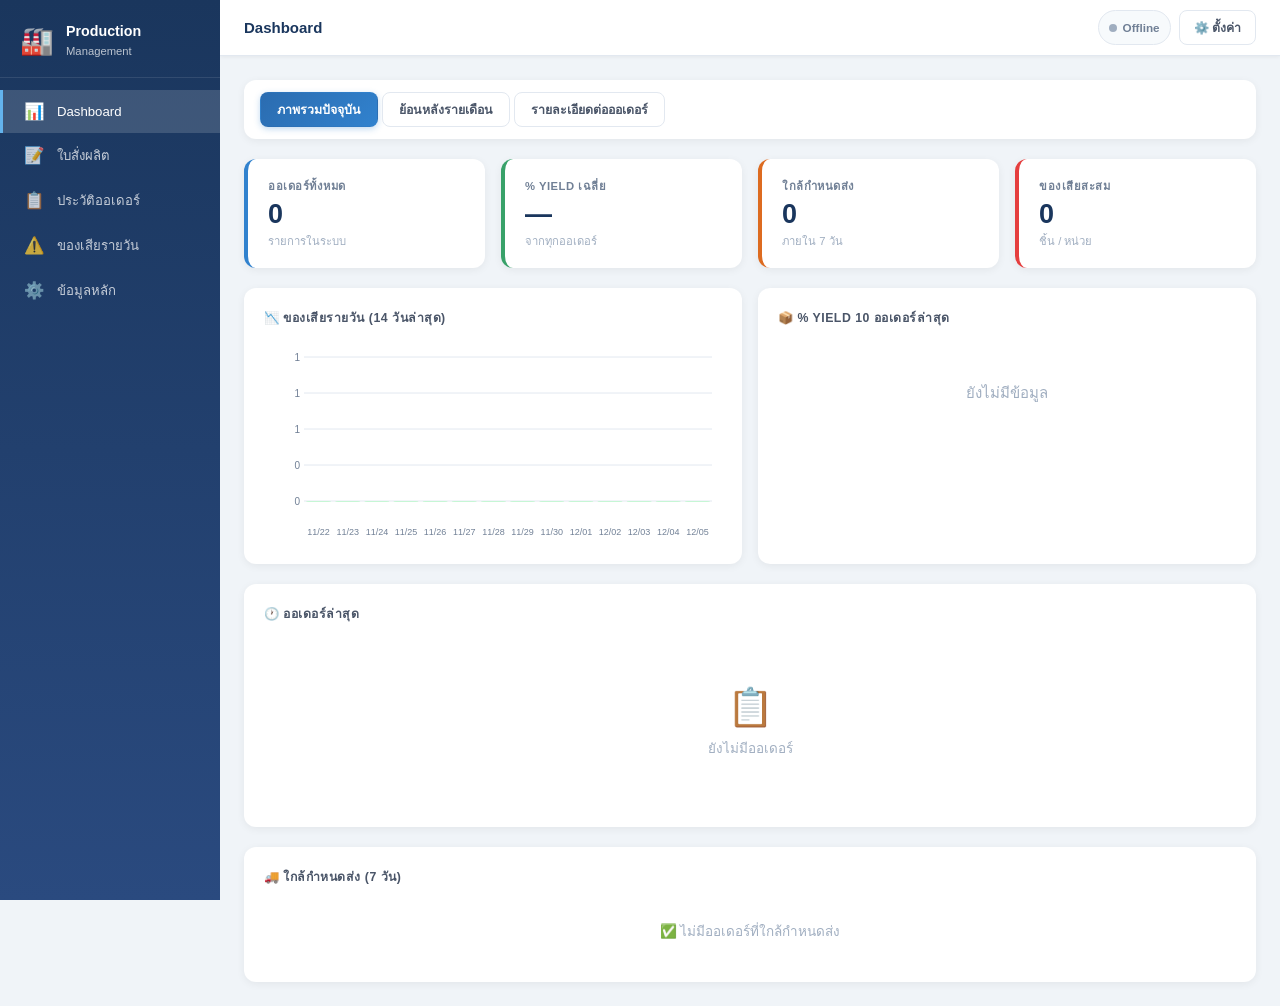
<file: index.html>
<!DOCTYPE html>
<html lang="th">
<head>
<meta charset="UTF-8"/>
<meta name="viewport" content="width=device-width,initial-scale=1.0"/>
<meta name="theme-color" content="#1a365d"/>
<meta name="apple-mobile-web-app-capable" content="yes"/>
<meta name="apple-mobile-web-app-status-bar-style" content="black-translucent"/>
<meta name="apple-mobile-web-app-title" content="Production"/>
<meta name="mobile-web-app-capable" content="yes"/>
<link rel="manifest" href="manifest.json"/>
<link rel="apple-touch-icon" href="icons/icon-192.png"/>
<title>ระบบใบสั่งผลิตสินค้า</title>
<link rel="stylesheet" href="style.css"/>
</head>
<body>

<!-- ===== SIDEBAR NAV ===== -->
<nav class="sidebar" id="sidebar">
  <div class="sidebar-logo">
    <span class="logo-icon">🏭</span>
    <span class="logo-text">Production<br><small>Management</small></span>
  </div>
  <ul class="nav-list">
    <li class="nav-item active" data-page="dashboard" onclick="navigate('dashboard',this)">
      <span class="nav-icon">📊</span><span>Dashboard</span>
    </li>
    <li class="nav-item" data-page="form" onclick="navigate('form',this)">
      <span class="nav-icon">📝</span><span>ใบสั่งผลิต</span>
    </li>
    <li class="nav-item" data-page="history" onclick="navigate('history',this)">
      <span class="nav-icon">📋</span><span>ประวัติออเดอร์</span>
    </li>
    <li class="nav-item" data-page="defects" onclick="navigate('defects',this)">
      <span class="nav-icon">⚠️</span><span>ของเสียรายวัน</span>
    </li>
    <li class="nav-item" data-page="masters" onclick="navigate('masters',this)">
      <span class="nav-icon">⚙️</span><span>ข้อมูลหลัก</span>
    </li>
  </ul>
</nav>

<!-- ===== MAIN ===== -->
<div class="main-wrap">

  <!-- top bar -->
  <header class="topbar">
    <button class="menu-btn" onclick="toggleSidebar()">☰</button>
    <div class="topbar-title" id="topbarTitle">Dashboard</div>
    <div class="topbar-actions" id="topbarActions">
      <div id="syncStatus" class="sync-status" title="สถานะการเชื่อมต่อ">
        <span id="syncDot" class="sync-dot offline"></span>
        <span id="syncLabel">Offline</span>
        <span id="syncBadge" class="sync-badge" style="display:none;"></span>
      </div>
      <button class="btn btn-outline btn-sm" onclick="openSettingsModal()" title="ตั้งค่าการเชื่อมต่อ">⚙️ ตั้งค่า</button>
    </div>
  </header>

  <!-- pages -->
  <main class="content">

    <!-- ══════════════════════════════════════════
         PAGE: DASHBOARD
    ══════════════════════════════════════════ -->
    <div id="page-dashboard" class="page active">

      <!-- ── Period selector ── -->
      <div class="dash-period-bar">
        <div class="period-tabs">
          <button class="period-tab active" id="tab-current" onclick="switchPeriod('current',this)">ภาพรวมปัจจุบัน</button>
          <button class="period-tab" id="tab-monthly" onclick="switchPeriod('monthly',this)">ย้อนหลังรายเดือน</button>
          <button class="period-tab" id="tab-order" onclick="switchPeriod('order',this)">รายละเอียดต่อออเดอร์</button>
        </div>
        <!-- month picker (hidden by default) -->
        <div id="monthPickerWrap" style="display:none;align-items:center;gap:8px;">
          <button class="period-nav-btn" onclick="shiftMonth(-1)">‹</button>
          <select id="monthPicker" onchange="renderDashboard()" class="period-select"></select>
          <select id="yearPicker"  onchange="renderDashboard()" class="period-select"></select>
          <button class="period-nav-btn" onclick="shiftMonth(1)">›</button>
        </div>
        <!-- order search (hidden by default) -->
        <div id="orderSearchWrap" style="display:none;align-items:center;gap:8px;">
          <input type="text" id="orderSearchInput" class="period-search"
                 placeholder="🔍 ค้นหาออเดอร์ / ลูกค้า / สินค้า..."
                 oninput="renderOrderDashboard()"/>
        </div>
      </div>

      <!-- ── Current view ── -->
      <div id="dash-current">
        <div class="kpi-row" id="kpiRow"></div>
        <div class="dash-grid">
          <div class="dash-card">
            <div class="dash-card-title">📉 ของเสียรายวัน (14 วันล่าสุด)</div>
            <div id="defectChart" class="chart-area"></div>
          </div>
          <div class="dash-card">
            <div class="dash-card-title">📦 % Yield 10 ออเดอร์ล่าสุด</div>
            <div id="yieldChart" class="chart-area"></div>
          </div>
        </div>
        <div class="dash-card" style="margin-top:20px;">
          <div class="dash-card-title">🕐 ออเดอร์ล่าสุด</div>
          <div id="recentOrders"></div>
        </div>
        <div class="dash-card" style="margin-top:20px;">
          <div class="dash-card-title">🚚 ใกล้กำหนดส่ง (7 วัน)</div>
          <div id="upcomingDeliveries"></div>
        </div>
      </div>

      <!-- ── Monthly view ── -->
      <div id="dash-monthly" style="display:none;">
        <div class="kpi-row" id="kpiRowMonthly"></div>
        <div class="dash-grid">
          <div class="dash-card">
            <div class="dash-card-title" id="defectChartMonthlyTitle">📉 ของเสียรายวัน</div>
            <div id="defectChartMonthly" class="chart-area"></div>
          </div>
          <div class="dash-card">
            <div class="dash-card-title">📦 % Yield ต่อออเดอร์ในเดือนนี้</div>
            <div id="yieldChartMonthly" class="chart-area"></div>
          </div>
        </div>
        <div class="dash-card" style="margin-top:20px;">
          <div class="dash-card-title">� ออเดอร์ในเดือนนี้</div>
          <div id="monthlyOrderTable"></div>
        </div>
        <div class="dash-card" style="margin-top:20px;">
          <div class="dash-card-title">⚠️ ของเสียรายวันในเดือนนี้</div>
          <div id="monthlyDefectTable"></div>
        </div>
      </div>

      <!-- ── Per-order view ── -->
      <div id="dash-order" style="display:none;">
        <div id="orderDashList"></div>
      </div>

    </div>

    <!-- ══════════════════════════════════════════
         PAGE: FORM
    ══════════════════════════════════════════ -->
    <div id="page-form" class="page">
      <div class="form-header">
        <div>
          <h2 id="formTitle">➕ สร้างใบสั่งผลิตใหม่</h2>
          <p class="form-subtitle" id="formSubtitle">กรอกข้อมูลให้ครบถ้วนแล้วกดบันทึก</p>
        </div>
        <input type="hidden" id="editId"/>
      </div>

      <form id="productionForm" novalidate>

        <!-- 1. เอกสาร -->
        <div class="section">
          <div class="section-title"><span>📄</span> ข้อมูลเอกสาร</div>
          <div class="grid grid-3">
            <div class="field">
              <label>เลขใบสั่งผลิต <span class="req">*</span></label>
              <div class="input-with-btn">
                <input type="text" id="productionOrderNo" placeholder="PO-2026-0001" required/>
                <button type="button" class="gen-btn" onclick="genNo('productionOrderNo','PO')" title="สร้างเลขอัตโนมัติ">⚡</button>
              </div>
            </div>
            <div class="field">
              <label>หมายเลขเอกสาร <span class="req">*</span></label>
              <div class="input-with-btn">
                <input type="text" id="documentNo" placeholder="DOC-2026-0001" required/>
                <button type="button" class="gen-btn" onclick="genNo('documentNo','DOC')" title="สร้างเลขอัตโนมัติ">⚡</button>
              </div>
            </div>
            <div class="field">
              <label>วันที่ผลิต <span class="req">*</span></label>
              <div class="date-input-wrap" id="wrap-productionDate">
                <input class="date-dd" type="number" placeholder="วว" min="1" max="31" maxlength="2" data-date-part="dd" data-target="productionDate"/>
                <span class="date-sep">/</span>
                <input class="date-mm" type="number" placeholder="ดด" min="1" max="12" maxlength="2" data-date-part="mm" data-target="productionDate"/>
                <span class="date-sep">/</span>
                <input class="date-yyyy" type="number" placeholder="ปปปป" min="2000" max="2100" maxlength="4" data-date-part="yyyy" data-target="productionDate"/>
              </div>
              <input type="hidden" id="productionDate" required/>
            </div>
            <div class="field">
              <label>เลข Lot <span class="req">*</span></label>
              <input type="text" id="lotNo" placeholder="LOT-001" required/>
            </div>
            <div class="field">
              <label>กำหนดส่ง <span class="req">*</span></label>
              <div class="date-input-wrap" id="wrap-deliveryDate">
                <input class="date-dd" type="number" placeholder="วว" min="1" max="31" maxlength="2" data-date-part="dd" data-target="deliveryDate"/>
                <span class="date-sep">/</span>
                <input class="date-mm" type="number" placeholder="ดด" min="1" max="12" maxlength="2" data-date-part="mm" data-target="deliveryDate"/>
                <span class="date-sep">/</span>
                <input class="date-yyyy" type="number" placeholder="ปปปป" min="2000" max="2100" maxlength="4" data-date-part="yyyy" data-target="deliveryDate"/>
              </div>
              <input type="hidden" id="deliveryDate" required/>
            </div>
          </div>
        </div>

        <!-- 2. การผลิต -->
        <div class="section">
          <div class="section-title"><span>⚙️</span> ข้อมูลการผลิต</div>
          <div class="grid grid-2">
            <div class="field">
              <label>เครื่องจักร <span class="req">*</span></label>
              <input type="text" id="machine" list="list-machines" placeholder="เลือกหรือพิมพ์" required/>
              <datalist id="list-machines"></datalist>
            </div>
            <div class="field">
              <label>ชื่อพนักงาน <span class="req">*</span></label>
              <input type="text" id="operatorName" list="list-operators" placeholder="เลือกหรือพิมพ์" required/>
              <datalist id="list-operators"></datalist>
            </div>
            <div class="field">
              <label>ชื่อลูกค้า <span class="req">*</span></label>
              <input type="text" id="customerName" list="list-customers" placeholder="เลือกหรือพิมพ์" required/>
              <datalist id="list-customers"></datalist>
            </div>
            <div class="field">
              <label>ชื่อสินค้า <span class="req">*</span></label>
              <input type="text" id="productName" list="list-products" placeholder="เลือกหรือพิมพ์" required
                     oninput="autoFillCode(this.value)"/>
              <datalist id="list-products"></datalist>
            </div>
            <div class="field">
              <label>Code สินค้า <span class="req">*</span></label>
              <input type="text" id="productCode" placeholder="SKU-00123" required/>
            </div>
            <div class="field">
              <label>จำนวนที่สั่ง <span class="req">*</span></label>
              <input type="number" id="orderQty" placeholder="0" min="0" required oninput="syncQty()"/>
              <span class="hint">ชิ้น / ม้วน / กก.</span>
            </div>
          </div>
          <div class="grid grid-2" style="margin-top:12px;">
            <div class="field">
              <label>ชนิดเม็ดพลาสติก</label>
              <input type="text" id="plasticType" list="list-plasticTypes" placeholder="เช่น LDPE, HDPE, PP, LLDPE"/>
              <datalist id="list-plasticTypes">
                <option value="LDPE"></option>
                <option value="HDPE"></option>
                <option value="LLDPE"></option>
                <option value="PP"></option>
                <option value="BOPP"></option>
                <option value="PVC"></option>
                <option value="PET"></option>
                <option value="PS"></option>
              </datalist>
            </div>
            <div class="field">
              <label>ขนาดถุง</label>
              <input type="text" id="bagSize" placeholder="เช่น 30x40 ซม., 12x18 นิ้ว"/>
            </div>
            <div class="field">
              <label>ความหนา (mm)</label>
              <div class="thickness-wrap">
                <input type="number" id="thicknessMm" placeholder="0.000" step="0.001" min="0"
                       oninput="convertThickness('mm')"/>
                <span class="thickness-arrow">⇄</span>
                <div class="thickness-micron-wrap">
                  <input type="number" id="thicknessMicron" placeholder="0" step="0.1" min="0"
                         oninput="convertThickness('micron')"/>
                  <span class="thickness-unit">µm</span>
                </div>
              </div>
              <span class="hint">1 mm = 1,000 ไมครอน (µm)</span>
            </div>
          </div>
          <div class="field" style="margin-top:12px;">
            <label>รายละเอียดสินค้า</label>
            <textarea id="productDetail" placeholder="ขนาด สี วัสดุ หรือข้อกำหนดพิเศษ..."></textarea>
          </div>
        </div>

        <!-- 3. พารามิเตอร์ -->
        <div class="section">
          <div class="section-title"><span>🌡️</span> พารามิเตอร์การควบคุมการเป่า</div>
          <div style="overflow-x:auto;">
            <table class="param-table">
              <thead>
                <tr>
                  <th>โซน / ตำแหน่ง</th>
                  <th>อุณหภูมิ</th>
                  <th>หน่วย</th>
                </tr>
              </thead>
              <tbody>
                <tr>
                  <td class="zone-label"><span class="zone-badge">1</span>กระบอกส่วนต้น</td>
                  <td><input type="number" id="temp_front_set" placeholder="0" step="0.1"/></td>
                  <td class="unit-cell">°C</td>
                </tr>
                <tr>
                  <td class="zone-label"><span class="zone-badge">2</span>กระบอกส่วนกลาง</td>
                  <td><input type="number" id="temp_mid_set" placeholder="0" step="0.1"/></td>
                  <td class="unit-cell">°C</td>
                </tr>
                <tr>
                  <td class="zone-label"><span class="zone-badge">3</span>กระบอกส่วนท้าย</td>
                  <td><input type="number" id="temp_rear_set" placeholder="0" step="0.1"/></td>
                  <td class="unit-cell">°C</td>
                </tr>
                <tr>
                  <td class="zone-label"><span class="zone-badge">4</span>หน้าแปลน</td>
                  <td><input type="number" id="temp_flange_set" placeholder="0" step="0.1"/></td>
                  <td class="unit-cell">°C</td>
                </tr>
                <tr>
                  <td class="zone-label"><span class="zone-badge">5</span>หัวดาย</td>
                  <td><input type="number" id="temp_die_set" placeholder="0" step="0.1"/></td>
                  <td class="unit-cell">°C</td>
                </tr>
                <tr>
                  <td class="zone-label" style="color:#c53030;">💥 ระเบิดผิว</td>
                  <td>
                    <select id="surfaceBurst_set">
                      <option value="">-- เลือก --</option>
                      <option value="ไม่มี">ไม่มี</option>
                      <option value="มี">มี</option>
                    </select>
                  </td>
                  <td class="unit-cell">—</td>
                </tr>
              </tbody>
            </table>
          </div>
        </div>

        <!-- 4. จำนวนผลิต -->
        <div class="section">
          <div class="section-title"><span>📦</span> จำนวนการผลิตต่อออเดอร์</div>
          <div class="production-box">
            <div class="grid grid-3">
              <div class="field">
                <label>จำนวนผลิตได้จริง <span class="req">*</span></label>
                <input type="number" id="actualQty" placeholder="0" min="0" required oninput="computeYield()"/>
                <span class="hint">หน่วย</span>
              </div>
              <div class="field">
                <label>จำนวนที่สั่ง (อ้างอิง)</label>
                <input type="number" id="orderQtyRef" readonly class="readonly-input"/>
              </div>
              <div class="field">
                <label>% Yield</label>
                <input type="text" id="yieldPct" readonly class="readonly-input"/>
              </div>
            </div>
          </div>
        </div>

        <!-- 5. ของเสีย -->
        <div class="section">
          <div class="section-title"><span>🗂️</span> ของเสียรวมต่อวัน</div>
          <div class="defect-box">
            <div class="grid grid-3">
              <div class="field">
                <label>วันที่บันทึก <span class="req">*</span></label>
                <div class="date-input-wrap" id="wrap-defectDate">
                  <input class="date-dd" type="number" placeholder="วว" min="1" max="31" data-date-part="dd" data-target="defectDate"/>
                  <span class="date-sep">/</span>
                  <input class="date-mm" type="number" placeholder="ดด" min="1" max="12" data-date-part="mm" data-target="defectDate"/>
                  <span class="date-sep">/</span>
                  <input class="date-yyyy" type="number" placeholder="ปปปป" min="2000" max="2100" data-date-part="yyyy" data-target="defectDate"/>
                </div>
                <input type="hidden" id="defectDate" required/>
              </div>
              <div class="field">
                <label>จำนวนของเสียรวม <span class="req">*</span></label>
                <input type="number" id="dailyDefectQty" placeholder="0" min="0" required/>
                <span class="hint">ชิ้น / หน่วย</span>
              </div>
              <div class="field">
                <label>ประเภทของเสียหลัก</label>
                <input type="text" id="defectType" placeholder="เช่น ระเบิดผิว, สีไม่สม่ำเสมอ"/>
              </div>
            </div>
            <div class="field" style="margin-top:12px;">
              <label>หมายเหตุของเสีย</label>
              <textarea id="defectRemark" placeholder="รายละเอียดเพิ่มเติม..."></textarea>
            </div>
            <div class="defect-note">⚠️ บันทึกของเสียเป็น <strong>รวมต่อวัน</strong> ไม่แยกต่อออเดอร์</div>
          </div>
        </div>

        <!-- buttons -->
        <div class="btn-row">
          <button type="button" class="btn btn-ghost" onclick="cancelEdit()">ยกเลิก</button>
          <button type="button" class="btn btn-outline" onclick="clearForm()">🗑️ ล้างข้อมูล</button>
          <button type="button" class="btn btn-secondary" onclick="window.print()">🖨️ พิมพ์</button>
          <button type="submit" class="btn btn-primary">💾 บันทึกใบสั่งผลิต</button>
        </div>
      </form>
    </div>

    <!-- ══════════════════════════════════════════
         PAGE: HISTORY
    ══════════════════════════════════════════ -->
    <div id="page-history" class="page">
      <div class="page-toolbar">
        <div class="search-wrap">
          <input type="text" id="searchInput" placeholder="🔍 ค้นหา ลูกค้า / สินค้า / เลขออเดอร์ / Lot..."
                 oninput="renderHistory()"/>
        </div>
        <div class="filter-wrap">
          <input type="date" id="filterFrom" onchange="renderHistory()" title="จากวันที่"/>
          <span style="color:#718096;">—</span>
          <input type="date" id="filterTo" onchange="renderHistory()" title="ถึงวันที่"/>
          <button class="btn btn-outline btn-sm" onclick="clearFilters()">ล้างตัวกรอง</button>
          <button class="btn btn-primary btn-sm" onclick="exportOrders()">⬇️ Export CSV</button>
        </div>
      </div>
      <div id="historyTable"></div>
    </div>

    <!-- ══════════════════════════════════════════
         PAGE: DEFECTS
    ══════════════════════════════════════════ -->
    <div id="page-defects" class="page">
      <div class="page-toolbar">
        <h3 style="margin:0;">บันทึกของเสียรายวัน</h3>
        <div style="display:flex;gap:8px;flex-wrap:wrap;">
          <button class="btn btn-primary btn-sm" onclick="openDefectModal()">➕ เพิ่มรายการ</button>
          <button class="btn btn-outline btn-sm" onclick="exportDefects()">⬇️ Export CSV</button>
        </div>
      </div>
      <div id="defectTable"></div>
    </div>

    <!-- ══════════════════════════════════════════
         PAGE: MASTERS
    ══════════════════════════════════════════ -->
    <div id="page-masters" class="page">
      <div class="masters-grid">
        <div class="master-card">
          <div class="master-title">👥 ลูกค้า</div>
          <div id="masterCustomers"></div>
          <div class="master-add">
            <input type="text" id="newCustomer" placeholder="ชื่อลูกค้าใหม่"/>
            <button class="btn btn-primary btn-sm" onclick="addMaster('customers','newCustomer')">เพิ่ม</button>
          </div>
        </div>
        <div class="master-card">
          <div class="master-title">📦 สินค้า</div>
          <div id="masterProducts"></div>
          <div class="master-add">
            <input type="text" id="newProductName" placeholder="ชื่อสินค้า"/>
            <input type="text" id="newProductCode" placeholder="Code"/>
            <button class="btn btn-primary btn-sm" onclick="addProduct()">เพิ่ม</button>
          </div>
        </div>
        <div class="master-card">
          <div class="master-title">🏗️ เครื่องจักร</div>
          <div id="masterMachines"></div>
          <div class="master-add">
            <input type="text" id="newMachine" placeholder="ชื่อเครื่องจักร"/>
            <button class="btn btn-primary btn-sm" onclick="addMaster('machines','newMachine')">เพิ่ม</button>
          </div>
        </div>
        <div class="master-card">
          <div class="master-title">👷 พนักงาน</div>
          <div id="masterOperators"></div>
          <div class="master-add">
            <input type="text" id="newOperator" placeholder="ชื่อ-นามสกุล"/>
            <button class="btn btn-primary btn-sm" onclick="addMaster('operators','newOperator')">เพิ่ม</button>
          </div>
        </div>
      </div>
    </div>

  </main>
</div>

<!-- ===== MODAL: Settings ===== -->
<div id="settingsModal" class="modal-overlay" onclick="closeSettingsModal(event)">
  <div class="modal-box">
    <div class="modal-header">
      <h3>⚙️ ตั้งค่าการเชื่อมต่อ Google Sheets</h3>
      <button class="modal-close" onclick="closeSettingsModal()">✕</button>
    </div>
    <div class="modal-body">
      <div class="settings-steps">
        <div class="step-item">
          <div class="step-num">1</div>
          <div>เปิด <strong>Google Sheets</strong> → สร้าง Spreadsheet ใหม่</div>
        </div>
        <div class="step-item">
          <div class="step-num">2</div>
          <div>ไปที่ <strong>Extensions → Apps Script</strong> → วางโค้ดจากไฟล์ <code>google-apps-script.js</code></div>
        </div>
        <div class="step-item">
          <div class="step-num">3</div>
          <div>กด <strong>Deploy → New deployment</strong> → เลือก Web App<br/>
            <small style="color:#718096;">Execute as: <b>Me</b> &nbsp;|&nbsp; Who has access: <b>Anyone</b></small>
          </div>
        </div>
        <div class="step-item">
          <div class="step-num">4</div>
          <div>คัดลอก <strong>Web App URL</strong> แล้ววางด้านล่าง</div>
        </div>
      </div>
      <div class="field" style="margin-top:16px;">
        <label>Google Apps Script Web App URL</label>
        <input type="url" id="gasUrlInput" placeholder="https://script.google.com/macros/s/.../exec"/>
      </div>
      <div id="syncTestResult" style="margin-top:10px;font-size:0.82rem;"></div>
    </div>
    <div class="modal-footer" style="justify-content:space-between;">
      <button class="btn btn-danger btn-sm" onclick="disconnectGAS()">🔌 ยกเลิกการเชื่อมต่อ</button>
      <div style="display:flex;gap:8px;">
        <button class="btn btn-outline" onclick="testConnection()">🔍 ทดสอบ</button>
        <button class="btn btn-primary" onclick="saveGasUrl()">💾 บันทึก</button>
      </div>
    </div>
  </div>
</div>

<!-- ===== MODAL: Order Detail ===== -->
<div id="orderDetailModal" class="modal-overlay" onclick="closeOrderDetail(event)">
  <div class="modal-box modal-lg">
    <div class="modal-header">
      <h3 id="orderDetailTitle">📋 รายละเอียดออเดอร์</h3>
      <button class="modal-close" onclick="closeOrderDetail()">✕</button>
    </div>
    <div class="modal-body" id="orderDetailBody" style="max-height:75vh;overflow-y:auto;"></div>
    <div class="modal-footer">
      <button class="btn btn-outline" onclick="closeOrderDetail()">ปิด</button>
      <button class="btn btn-secondary" id="orderDetailEditBtn" data-action="edit" data-id="">✏️ แก้ไข</button>
    </div>
  </div>
</div>

<!-- ===== MODAL: Defect ===== -->
<div id="defectModal" class="modal-overlay" onclick="closeDefectModal(event)">
  <div class="modal-box">
    <div class="modal-header">
      <h3 id="defectModalTitle">➕ เพิ่มของเสียรายวัน</h3>
      <button class="modal-close" onclick="closeDefectModal()">✕</button>
    </div>
    <div class="modal-body">
      <input type="hidden" id="defectEditId"/>
      <div class="grid grid-2">
        <div class="field">
          <label>วันที่ <span class="req">*</span></label>
          <div class="date-input-wrap" id="wrap-m_defectDate">
            <input class="date-dd" type="number" placeholder="วว" min="1" max="31" data-date-part="dd" data-target="m_defectDate"/>
            <span class="date-sep">/</span>
            <input class="date-mm" type="number" placeholder="ดด" min="1" max="12" data-date-part="mm" data-target="m_defectDate"/>
            <span class="date-sep">/</span>
            <input class="date-yyyy" type="number" placeholder="ปปปป" min="2000" max="2100" data-date-part="yyyy" data-target="m_defectDate"/>
          </div>
          <input type="hidden" id="m_defectDate" required/>
        </div>
        <div class="field">
          <label>จำนวนของเสีย <span class="req">*</span></label>
          <input type="number" id="m_defectQty" placeholder="0" min="0" required/>
        </div>
        <div class="field">
          <label>ประเภทของเสีย</label>
          <input type="text" id="m_defectType" placeholder="เช่น ระเบิดผิว"/>
        </div>
      </div>
      <div class="field" style="margin-top:12px;">
        <label>หมายเหตุ</label>
        <textarea id="m_defectRemark" placeholder="รายละเอียด..."></textarea>
      </div>
    </div>
    <div class="modal-footer">
      <button class="btn btn-ghost" onclick="closeDefectModal()">ยกเลิก</button>
      <button class="btn btn-primary" onclick="saveDefectModal()">💾 บันทึก</button>
    </div>
  </div>
</div>

<!-- ===== INSTALL BANNER ===== -->
<div id="installBanner" style="display:none;position:fixed;bottom:0;left:0;right:0;background:#1a365d;color:white;padding:12px 20px;align-items:center;justify-content:space-between;gap:12px;z-index:9998;flex-wrap:wrap;">
  <span style="font-size:0.88rem;">📲 ติดตั้งแอปบนหน้าจอของคุณ ใช้ได้แม้ไม่มีเน็ต</span>
  <div style="display:flex;gap:8px;">
    <button onclick="document.getElementById('installBanner').style.display='none'" style="background:transparent;border:1px solid rgba(255,255,255,0.4);color:white;padding:6px 14px;border-radius:6px;cursor:pointer;font-size:0.82rem;">ไม่ใช่ตอนนี้</button>
    <button onclick="installApp()" style="background:#3182ce;border:none;color:white;padding:6px 16px;border-radius:6px;cursor:pointer;font-size:0.82rem;font-weight:700;">ติดตั้ง</button>
  </div>
</div>

<!-- ===== TOAST ===== -->
<div id="toast"></div>

<!-- scripts -->
<script src="db.js"></script>
<script src="export.js"></script>
<script src="chart.js"></script>
<script src="app.js"></script>
<script src="keyboard.js"></script>
<script>
  // Register Service Worker
  if ('serviceWorker' in navigator) {
    navigator.serviceWorker.register('./sw.js').then(reg => {
      // เมื่อมี SW ใหม่พร้อมใช้งาน → activate ทันทีโดยไม่ต้องรอ
      reg.addEventListener('updatefound', () => {
        const newSW = reg.installing;
        newSW.addEventListener('statechange', () => {
          if (newSW.state === 'installed' && navigator.serviceWorker.controller) {
            newSW.postMessage({ type: 'SKIP_WAITING' });
          }
        });
      });
    });
    // เมื่อ SW ใหม่ activate แล้ว → reload หน้าอัตโนมัติ
    navigator.serviceWorker.addEventListener('controllerchange', () => {
      window.location.reload();
    });
  }
</script>
</body>
</html>
</file>
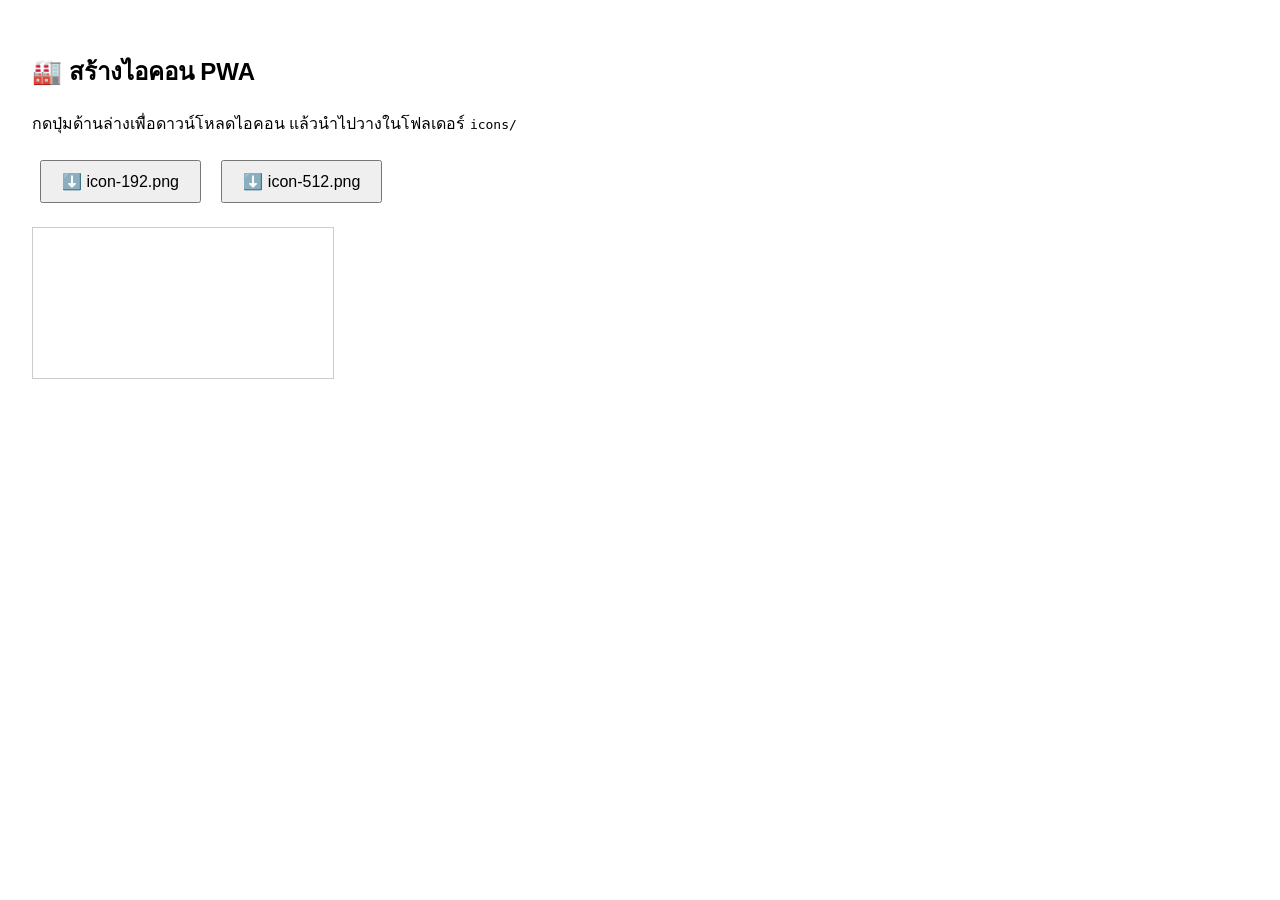
<file: generate-icons.html>
<!DOCTYPE html>
<!-- เปิดไฟล์นี้ในเบราว์เซอร์แล้วกดปุ่มเพื่อสร้างไอคอน PNG -->
<html><head><meta charset="UTF-8"/><title>Generate Icons</title></head>
<body style="font-family:sans-serif;padding:24px;">
<h2>🏭 สร้างไอคอน PWA</h2>
<p>กดปุ่มด้านล่างเพื่อดาวน์โหลดไอคอน แล้วนำไปวางในโฟลเดอร์ <code>icons/</code></p>
<button onclick="gen(192)" style="padding:10px 20px;margin:8px;font-size:1rem;cursor:pointer;">⬇️ icon-192.png</button>
<button onclick="gen(512)" style="padding:10px 20px;margin:8px;font-size:1rem;cursor:pointer;">⬇️ icon-512.png</button>
<br/><canvas id="c" style="margin-top:16px;border:1px solid #ccc;"></canvas>
<script>
function gen(size) {
  const canvas = document.getElementById('c');
  canvas.width = canvas.height = size;
  const ctx = canvas.getContext('2d');
  // background
  const r = size * 0.15;
  ctx.beginPath();
  ctx.moveTo(r, 0); ctx.lineTo(size - r, 0);
  ctx.quadraticCurveTo(size, 0, size, r);
  ctx.lineTo(size, size - r);
  ctx.quadraticCurveTo(size, size, size - r, size);
  ctx.lineTo(r, size);
  ctx.quadraticCurveTo(0, size, 0, size - r);
  ctx.lineTo(0, r);
  ctx.quadraticCurveTo(0, 0, r, 0);
  ctx.closePath();
  ctx.fillStyle = '#1a365d';
  ctx.fill();
  // emoji
  ctx.font = `${size * 0.55}px serif`;
  ctx.textAlign = 'center';
  ctx.textBaseline = 'middle';
  ctx.fillText('🏭', size / 2, size / 2 + size * 0.04);
  // download
  const a = document.createElement('a');
  a.download = `icon-${size}.png`;
  a.href = canvas.toDataURL('image/png');
  a.click();
}
</script>
</body></html>
</file>
<file: style.css>
/* ===== RESET & BASE ===== */
*, *::before, *::after { box-sizing: border-box; margin: 0; padding: 0; }
html { font-size: 15px; }
body {
  font-family: 'Segoe UI', Tahoma, sans-serif;
  background: #f0f4f8;
  color: #2d3748;
  display: flex;
  min-height: 100vh;
}

/* ===== SIDEBAR ===== */
.sidebar {
  width: 220px;
  min-height: 100vh;
  background: linear-gradient(180deg, #1a365d 0%, #2a4a7f 100%);
  display: flex;
  flex-direction: column;
  position: fixed;
  top: 0; left: 0; bottom: 0;
  z-index: 200;
  transition: transform 0.25s ease;
}
.sidebar-logo {
  display: flex;
  align-items: center;
  gap: 12px;
  padding: 22px 20px 18px;
  border-bottom: 1px solid rgba(255,255,255,0.1);
}
.logo-icon { font-size: 1.8rem; }
.logo-text { color: white; font-weight: 700; font-size: 0.95rem; line-height: 1.3; }
.logo-text small { font-weight: 400; opacity: 0.7; font-size: 0.75rem; }

.nav-list { list-style: none; padding: 12px 0; flex: 1; }
.nav-item {
  display: flex;
  align-items: center;
  gap: 12px;
  padding: 12px 20px;
  color: rgba(255,255,255,0.75);
  cursor: pointer;
  font-size: 0.88rem;
  font-weight: 500;
  transition: background 0.15s, color 0.15s;
  border-left: 3px solid transparent;
}
.nav-item:hover { background: rgba(255,255,255,0.08); color: white; }
.nav-item.active {
  background: rgba(255,255,255,0.15);
  color: white;
  border-left-color: #63b3ed;
}
.nav-icon { font-size: 1.1rem; width: 22px; text-align: center; }

/* ===== MAIN WRAP ===== */
.main-wrap {
  margin-left: 220px;
  flex: 1;
  display: flex;
  flex-direction: column;
  min-height: 100vh;
}

/* ===== TOPBAR ===== */
.topbar {
  background: white;
  border-bottom: 1px solid #e2e8f0;
  padding: 0 24px;
  height: 56px;
  display: flex;
  align-items: center;
  gap: 16px;
  position: sticky;
  top: 0;
  z-index: 100;
  box-shadow: 0 1px 4px rgba(0,0,0,0.06);
}
.menu-btn {
  display: none;
  background: none;
  border: none;
  font-size: 1.3rem;
  cursor: pointer;
  color: #4a5568;
  padding: 4px 8px;
}
.topbar-title {
  font-weight: 700;
  font-size: 1rem;
  color: #1a365d;
  flex: 1;
}
.topbar-actions { display: flex; gap: 8px; }

/* ===== CONTENT ===== */
.content { padding: 24px; flex: 1; }

/* ===== PAGES ===== */
.page { display: none; }
.page.active { display: block; }

/* ===== KPI ROW ===== */
.kpi-row {
  display: grid;
  grid-template-columns: repeat(4, 1fr);
  gap: 16px;
  margin-bottom: 20px;
}
.kpi-card {
  background: white;
  border-radius: 12px;
  padding: 18px 20px;
  box-shadow: 0 2px 8px rgba(0,0,0,0.06);
  border-left: 4px solid #3182ce;
}
.kpi-card.green  { border-left-color: #38a169; }
.kpi-card.orange { border-left-color: #dd6b20; }
.kpi-card.red    { border-left-color: #e53e3e; }
.kpi-label { font-size: 0.75rem; color: #718096; font-weight: 600; text-transform: uppercase; letter-spacing: 0.5px; }
.kpi-value { font-size: 1.8rem; font-weight: 800; color: #1a365d; margin: 4px 0 2px; }
.kpi-sub   { font-size: 0.75rem; color: #a0aec0; }

/* ===== DASH GRID ===== */
.dash-grid {
  display: grid;
  grid-template-columns: 1fr 1fr;
  gap: 16px;
}
.dash-card {
  background: white;
  border-radius: 12px;
  padding: 20px;
  box-shadow: 0 2px 8px rgba(0,0,0,0.06);
}
.dash-card-title {
  font-size: 0.82rem;
  font-weight: 700;
  color: #4a5568;
  text-transform: uppercase;
  letter-spacing: 0.5px;
  margin-bottom: 14px;
}
.chart-area { min-height: 200px; }

/* ===== RECENT TABLE ===== */
.mini-table { width: 100%; border-collapse: collapse; font-size: 0.85rem; }
.mini-table th {
  background: #f7fafc;
  color: #4a5568;
  font-weight: 700;
  padding: 8px 12px;
  text-align: left;
  border-bottom: 2px solid #e2e8f0;
  font-size: 0.78rem;
  text-transform: uppercase;
}
.mini-table td { padding: 9px 12px; border-bottom: 1px solid #f0f4f8; }
.mini-table tr:hover td { background: #f7fafc; }
.badge {
  display: inline-block;
  padding: 2px 8px;
  border-radius: 20px;
  font-size: 0.72rem;
  font-weight: 700;
}
.badge-green  { background: #c6f6d5; color: #276749; }
.badge-orange { background: #feebc8; color: #c05621; }
.badge-red    { background: #fed7d7; color: #c53030; }
.badge-blue   { background: #bee3f8; color: #2b6cb0; }

/* ===== FORM ===== */
.form-header {
  display: flex;
  align-items: flex-start;
  justify-content: space-between;
  margin-bottom: 24px;
}
.form-header h2 { font-size: 1.2rem; color: #1a365d; }
.form-subtitle  { font-size: 0.82rem; color: #718096; margin-top: 4px; }

.section {
  background: white;
  border-radius: 12px;
  padding: 22px 24px;
  margin-bottom: 16px;
  box-shadow: 0 2px 8px rgba(0,0,0,0.05);
}
.section-title {
  font-size: 0.78rem;
  font-weight: 700;
  text-transform: uppercase;
  letter-spacing: 1px;
  color: #2b6cb0;
  border-bottom: 2px solid #bee3f8;
  padding-bottom: 10px;
  margin-bottom: 18px;
  display: flex;
  align-items: center;
  gap: 8px;
}

.grid { display: grid; gap: 14px; }
.grid-2 { grid-template-columns: repeat(2, 1fr); }
.grid-3 { grid-template-columns: repeat(3, 1fr); }

.field { display: flex; flex-direction: column; gap: 5px; }
.field label { font-size: 0.8rem; font-weight: 600; color: #4a5568; }
.req { color: #e53e3e; }
.hint { font-size: 0.72rem; color: #a0aec0; }

.field input,
.field select,
.field textarea {
  border: 1.5px solid #e2e8f0;
  border-radius: 8px;
  padding: 8px 12px;
  font-size: 0.88rem;
  color: #2d3748;
  background: #f7fafc;
  transition: border-color 0.2s, box-shadow 0.2s;
  width: 100%;
  font-family: inherit;
}
.field input:focus,
.field select:focus,
.field textarea:focus {
  outline: none;
  border-color: #3182ce;
  box-shadow: 0 0 0 3px rgba(49,130,206,0.15);
  background: white;
}
.field textarea { resize: vertical; min-height: 72px; }
.readonly-input { background: #edf2f7 !important; cursor: not-allowed; }

.input-with-btn { display: flex; gap: 6px; }
.input-with-btn input { flex: 1; }
.gen-btn {
  background: #ebf8ff;
  border: 1.5px solid #bee3f8;
  border-radius: 8px;
  padding: 0 10px;
  cursor: pointer;
  font-size: 1rem;
  color: #2b6cb0;
  transition: background 0.15s;
  white-space: nowrap;
}
.gen-btn:hover { background: #bee3f8; }

/* ===== PARAM TABLE ===== */
.param-table { width: 100%; border-collapse: collapse; font-size: 0.87rem; }
.param-table th {
  background: #ebf8ff;
  color: #2b6cb0;
  font-weight: 700;
  padding: 10px 14px;
  text-align: left;
  border: 1px solid #bee3f8;
  font-size: 0.78rem;
}
.param-table td { padding: 7px 10px; border: 1px solid #e2e8f0; }
.param-table tr:nth-child(even) td { background: #f7fafc; }
.param-table input, .param-table select {
  border: 1.5px solid #e2e8f0;
  border-radius: 6px;
  padding: 6px 10px;
  font-size: 0.87rem;
  width: 100%;
  background: white;
  transition: border-color 0.2s;
}
.param-table input:focus, .param-table select:focus {
  outline: none;
  border-color: #3182ce;
  box-shadow: 0 0 0 3px rgba(49,130,206,0.12);
}
.zone-label { font-weight: 600; white-space: nowrap; }
.zone-badge {
  display: inline-block;
  background: #2b6cb0;
  color: white;
  border-radius: 4px;
  padding: 1px 7px;
  font-size: 0.7rem;
  font-weight: 700;
  margin-right: 6px;
}
.unit-cell { color: #718096; font-size: 0.82rem; white-space: nowrap; }

/* ===== PRODUCTION BOX ===== */
.production-box {
  background: #f0fff4;
  border: 1.5px solid #c6f6d5;
  border-radius: 10px;
  padding: 18px;
}
.defect-box {
  background: #fff5f5;
  border: 1.5px solid #fed7d7;
  border-radius: 10px;
  padding: 18px;
}
.defect-note {
  font-size: 0.78rem;
  color: #c53030;
  border-left: 3px solid #fc8181;
  padding: 7px 12px;
  margin-top: 12px;
  background: rgba(252,129,129,0.08);
  border-radius: 0 6px 6px 0;
}

/* ===== BUTTONS ===== */
.btn-row {
  display: flex;
  gap: 10px;
  justify-content: flex-end;
  margin-top: 8px;
  flex-wrap: wrap;
}
.btn {
  padding: 10px 22px;
  border-radius: 8px;
  font-size: 0.88rem;
  font-weight: 600;
  cursor: pointer;
  border: none;
  transition: all 0.18s;
  display: inline-flex;
  align-items: center;
  gap: 6px;
  font-family: inherit;
}
.btn-primary {
  background: linear-gradient(135deg, #2b6cb0, #3182ce);
  color: white;
  box-shadow: 0 2px 6px rgba(49,130,206,0.3);
}
.btn-primary:hover { background: linear-gradient(135deg, #1a4e8a, #2b6cb0); transform: translateY(-1px); }
.btn-secondary { background: #edf2f7; color: #2d3748; }
.btn-secondary:hover { background: #e2e8f0; }
.btn-outline { background: white; color: #4a5568; border: 1.5px solid #e2e8f0; }
.btn-outline:hover { background: #f7fafc; border-color: #cbd5e0; }
.btn-ghost { background: transparent; color: #718096; }
.btn-ghost:hover { background: #f7fafc; }
.btn-danger { background: white; color: #e53e3e; border: 1.5px solid #fed7d7; }
.btn-danger:hover { background: #fff5f5; }
.btn-sm { padding: 7px 14px; font-size: 0.82rem; }
.btn-icon { padding: 6px 10px; font-size: 0.85rem; }

/* ===== PAGE TOOLBAR ===== */
.page-toolbar {
  display: flex;
  align-items: center;
  justify-content: space-between;
  gap: 12px;
  margin-bottom: 16px;
  flex-wrap: wrap;
}
.search-wrap { flex: 1; min-width: 200px; }
.search-wrap input {
  width: 100%;
  border: 1.5px solid #e2e8f0;
  border-radius: 8px;
  padding: 8px 14px;
  font-size: 0.88rem;
  background: white;
}
.search-wrap input:focus { outline: none; border-color: #3182ce; }
.filter-wrap { display: flex; align-items: center; gap: 8px; flex-wrap: wrap; }
.filter-wrap input[type="date"] {
  border: 1.5px solid #e2e8f0;
  border-radius: 8px;
  padding: 7px 10px;
  font-size: 0.85rem;
  background: white;
}

/* ===== HISTORY TABLE ===== */
.table-wrap { overflow-x: auto; background: white; border-radius: 12px; box-shadow: 0 2px 8px rgba(0,0,0,0.06); }
.data-table { width: 100%; border-collapse: collapse; font-size: 0.85rem; }
.data-table th {
  background: #f7fafc;
  color: #4a5568;
  font-weight: 700;
  padding: 10px 14px;
  text-align: left;
  border-bottom: 2px solid #e2e8f0;
  font-size: 0.78rem;
  text-transform: uppercase;
  white-space: nowrap;
}
.data-table td { padding: 10px 14px; border-bottom: 1px solid #f0f4f8; vertical-align: middle; }
.data-table tr:hover td { background: #f7fafc; }
.data-table .actions { display: flex; gap: 6px; }
.empty-state {
  text-align: center;
  padding: 48px 24px;
  color: #a0aec0;
  font-size: 0.9rem;
}
.empty-state .empty-icon { font-size: 2.5rem; margin-bottom: 8px; }

/* ===== MASTERS ===== */
.masters-grid {
  display: grid;
  grid-template-columns: repeat(2, 1fr);
  gap: 16px;
}
.master-card {
  background: white;
  border-radius: 12px;
  padding: 20px;
  box-shadow: 0 2px 8px rgba(0,0,0,0.06);
}
.master-title {
  font-weight: 700;
  font-size: 0.88rem;
  color: #2b6cb0;
  margin-bottom: 14px;
  padding-bottom: 8px;
  border-bottom: 2px solid #bee3f8;
}
.master-list { list-style: none; margin-bottom: 14px; max-height: 200px; overflow-y: auto; }
.master-list li {
  display: flex;
  align-items: center;
  justify-content: space-between;
  padding: 6px 10px;
  border-radius: 6px;
  font-size: 0.85rem;
  transition: background 0.15s;
}
.master-list li:hover { background: #f7fafc; }
.master-list .del-btn {
  background: none;
  border: none;
  color: #fc8181;
  cursor: pointer;
  font-size: 0.85rem;
  padding: 2px 6px;
  border-radius: 4px;
}
.master-list .del-btn:hover { background: #fff5f5; }
.master-add { display: flex; gap: 8px; flex-wrap: wrap; }
.master-add input {
  flex: 1;
  min-width: 100px;
  border: 1.5px solid #e2e8f0;
  border-radius: 8px;
  padding: 7px 10px;
  font-size: 0.85rem;
}
.master-add input:focus { outline: none; border-color: #3182ce; }

/* ===== MODAL ===== */
.modal-overlay {
  display: none;
  position: fixed;
  inset: 0;
  background: rgba(0,0,0,0.45);
  z-index: 500;
  align-items: center;
  justify-content: center;
}
.modal-overlay.open { display: flex; }
.modal-box {
  background: white;
  border-radius: 14px;
  width: 480px;
  max-width: 95vw;
  box-shadow: 0 8px 32px rgba(0,0,0,0.18);
  animation: modalIn 0.2s ease;
}
@keyframes modalIn {
  from { transform: scale(0.95); opacity: 0; }
  to   { transform: scale(1);    opacity: 1; }
}
.modal-header {
  display: flex;
  align-items: center;
  justify-content: space-between;
  padding: 18px 22px 14px;
  border-bottom: 1px solid #e2e8f0;
}
.modal-header h3 { font-size: 1rem; color: #1a365d; }
.modal-close {
  background: none;
  border: none;
  font-size: 1.1rem;
  cursor: pointer;
  color: #718096;
  padding: 4px 8px;
  border-radius: 6px;
}
.modal-close:hover { background: #f7fafc; }
.modal-body { padding: 18px 22px; }
.modal-footer {
  display: flex;
  justify-content: flex-end;
  gap: 10px;
  padding: 14px 22px 18px;
  border-top: 1px solid #e2e8f0;
}

/* ===== TOAST ===== */
#toast {
  position: fixed;
  bottom: 28px;
  right: 28px;
  background: #276749;
  color: white;
  padding: 12px 20px;
  border-radius: 10px;
  font-size: 0.88rem;
  font-weight: 600;
  box-shadow: 0 4px 16px rgba(0,0,0,0.2);
  display: none;
  z-index: 9999;
  max-width: 320px;
}

/* ===== PERIOD BAR ===== */
.dash-period-bar {
  display: flex;
  align-items: center;
  justify-content: space-between;
  gap: 12px;
  margin-bottom: 20px;
  flex-wrap: wrap;
  background: white;
  border-radius: 12px;
  padding: 12px 16px;
  box-shadow: 0 2px 8px rgba(0,0,0,0.06);
}
.period-tabs { display: flex; gap: 4px; }
.period-tab {
  padding: 7px 16px;
  border-radius: 8px;
  border: 1.5px solid #e2e8f0;
  background: white;
  color: #4a5568;
  font-size: 0.83rem;
  font-weight: 600;
  cursor: pointer;
  transition: all 0.15s;
  font-family: inherit;
}
.period-tab:hover { background: #f7fafc; border-color: #cbd5e0; }
.period-tab.active {
  background: linear-gradient(135deg, #2b6cb0, #3182ce);
  color: white;
  border-color: transparent;
  box-shadow: 0 2px 6px rgba(49,130,206,0.3);
}
.period-nav-btn {
  background: #ebf8ff;
  border: 1.5px solid #bee3f8;
  border-radius: 8px;
  width: 32px; height: 32px;
  font-size: 1.1rem;
  cursor: pointer;
  color: #2b6cb0;
  display: flex; align-items: center; justify-content: center;
  transition: background 0.15s;
}
.period-nav-btn:hover { background: #bee3f8; }
.period-select {
  border: 1.5px solid #e2e8f0;
  border-radius: 8px;
  padding: 6px 10px;
  font-size: 0.85rem;
  background: white;
  color: #2d3748;
  cursor: pointer;
}
.period-select:focus { outline: none; border-color: #3182ce; }
.period-search {
  border: 1.5px solid #e2e8f0;
  border-radius: 8px;
  padding: 7px 14px;
  font-size: 0.85rem;
  background: white;
  width: 300px;
}
.period-search:focus { outline: none; border-color: #3182ce; }

/* ===== ORDER DASHBOARD CARD ===== */
.order-dash-card {
  background: white;
  border-radius: 12px;
  box-shadow: 0 2px 8px rgba(0,0,0,0.06);
  margin-bottom: 16px;
  overflow: hidden;
  border: 1.5px solid #e2e8f0;
  transition: box-shadow 0.2s;
}
.order-dash-card:hover { box-shadow: 0 4px 16px rgba(0,0,0,0.1); }
.order-dash-header {
  display: flex;
  align-items: center;
  justify-content: space-between;
  padding: 14px 20px;
  background: #f7fafc;
  border-bottom: 1px solid #e2e8f0;
  cursor: pointer;
  gap: 12px;
  flex-wrap: wrap;
}
.order-dash-header:hover { background: #edf2f7; }
.order-dash-no { font-weight: 800; color: #1a365d; font-size: 0.95rem; }
.order-dash-meta { font-size: 0.8rem; color: #718096; margin-top: 2px; }
.order-dash-badges { display: flex; gap: 6px; flex-wrap: wrap; align-items: center; }
.order-dash-body { padding: 20px; display: none; }
.order-dash-body.open { display: block; }
.order-dash-chevron { color: #a0aec0; font-size: 0.9rem; transition: transform 0.2s; }
.order-dash-chevron.open { transform: rotate(180deg); }

.detail-grid {
  display: grid;
  grid-template-columns: repeat(3, 1fr);
  gap: 12px;
  margin-bottom: 16px;
}
.detail-item { }
.detail-label { font-size: 0.72rem; font-weight: 700; color: #718096; text-transform: uppercase; letter-spacing: 0.5px; margin-bottom: 3px; }
.detail-value { font-size: 0.9rem; color: #2d3748; font-weight: 500; }

.param-mini-table { width: 100%; border-collapse: collapse; font-size: 0.82rem; margin-top: 8px; }
.param-mini-table th {
  background: #ebf8ff; color: #2b6cb0; font-weight: 700;
  padding: 7px 10px; text-align: left; border: 1px solid #bee3f8; font-size: 0.75rem;
}
.param-mini-table td { padding: 6px 10px; border: 1px solid #e2e8f0; }
.param-mini-table tr:nth-child(even) td { background: #f7fafc; }

/* ===== MODAL LG ===== */
.modal-lg { width: 720px; }

/* ===== ORDER DETAIL MODAL BODY ===== */
.od-section { margin-bottom: 20px; }
.od-section-title {
  font-size: 0.75rem; font-weight: 700; text-transform: uppercase;
  letter-spacing: 1px; color: #2b6cb0;
  border-bottom: 2px solid #bee3f8; padding-bottom: 7px; margin-bottom: 12px;
}
.od-grid {
  display: grid;
  grid-template-columns: repeat(3, 1fr);
  gap: 10px;
}
.od-item .od-label { font-size: 0.72rem; color: #718096; font-weight: 600; text-transform: uppercase; }
.od-item .od-value { font-size: 0.88rem; color: #2d3748; font-weight: 500; margin-top: 2px; }

/* ===== MONTHLY SUMMARY TABLE ===== */
.month-summary-row {
  display: flex;
  gap: 12px;
  margin-bottom: 16px;
  flex-wrap: wrap;
}
.month-stat {
  flex: 1;
  min-width: 120px;
  background: #f7fafc;
  border-radius: 10px;
  padding: 12px 16px;
  border: 1.5px solid #e2e8f0;
  text-align: center;
}
.month-stat-val { font-size: 1.5rem; font-weight: 800; color: #1a365d; }
.month-stat-lbl { font-size: 0.72rem; color: #718096; font-weight: 600; text-transform: uppercase; margin-top: 2px; }

/* ===== SYNC STATUS ===== */
.sync-status {
  display: flex;
  align-items: center;
  gap: 6px;
  font-size: 0.78rem;
  font-weight: 600;
  color: #718096;
  padding: 4px 10px;
  border-radius: 20px;
  background: #f7fafc;
  border: 1.5px solid #e2e8f0;
}
.sync-dot {
  width: 8px; height: 8px;
  border-radius: 50%;
  flex-shrink: 0;
}
.sync-dot.online  { background: #38a169; box-shadow: 0 0 0 2px rgba(56,161,105,0.25); }
.sync-dot.offline { background: #a0aec0; }
.sync-dot.syncing {
  background: #3182ce;
  animation: pulse 1s infinite;
}
.sync-dot.error   { background: #e53e3e; }
@keyframes pulse {
  0%,100% { opacity: 1; }
  50%      { opacity: 0.3; }
}
.sync-badge {
  background: #e53e3e;
  color: white;
  border-radius: 10px;
  padding: 1px 6px;
  font-size: 0.7rem;
  font-weight: 800;
  min-width: 18px;
  text-align: center;
}

/* ===== SETTINGS MODAL ===== */
.settings-steps { display: flex; flex-direction: column; gap: 12px; }
.step-item {
  display: flex;
  align-items: flex-start;
  gap: 12px;
  font-size: 0.88rem;
  color: #2d3748;
}
.step-num {
  background: #2b6cb0;
  color: white;
  border-radius: 50%;
  width: 24px; height: 24px;
  display: flex; align-items: center; justify-content: center;
  font-size: 0.78rem;
  font-weight: 800;
  flex-shrink: 0;
  margin-top: 1px;
}
.step-item code {
  background: #edf2f7;
  padding: 1px 6px;
  border-radius: 4px;
  font-size: 0.82rem;
  color: #2b6cb0;
}

/* ===== CUSTOM DATE INPUT ===== */
.date-input-wrap {
  display: flex;
  align-items: center;
  gap: 4px;
  background: #f7fafc;
  border: 1.5px solid #e2e8f0;
  border-radius: 8px;
  padding: 4px 10px;
  transition: border-color 0.2s, box-shadow 0.2s;
}
.date-input-wrap:focus-within {
  border-color: #3182ce;
  box-shadow: 0 0 0 3px rgba(49,130,206,0.15);
  background: white;
}
.date-input-wrap input[type="number"] {
  border: none !important;
  background: transparent !important;
  box-shadow: none !important;
  padding: 4px 2px !important;
  text-align: center;
  font-size: 0.9rem;
  color: #2d3748;
  -moz-appearance: textfield;
}
.date-input-wrap input[type="number"]::-webkit-inner-spin-button,
.date-input-wrap input[type="number"]::-webkit-outer-spin-button { -webkit-appearance: none; }
.date-input-wrap input[type="number"]:focus { outline: none; }
.date-dd   { width: 36px; }
.date-mm   { width: 36px; }
.date-yyyy { width: 52px; }
.date-sep  { color: #a0aec0; font-weight: 700; font-size: 1rem; user-select: none; }

/* ===== THICKNESS CONVERTER ===== */
.thickness-wrap {
  display: flex;
  align-items: center;
  gap: 8px;
}
.thickness-wrap input {
  flex: 1;
  min-width: 0;
}
.thickness-arrow {
  color: #3182ce;
  font-size: 1.1rem;
  flex-shrink: 0;
  user-select: none;
}
.thickness-micron-wrap {
  flex: 1;
  display: flex;
  align-items: center;
  gap: 0;
  min-width: 0;
}
.thickness-micron-wrap input {
  border-radius: 8px 0 0 8px !important;
  border-right: none !important;
  flex: 1;
  min-width: 0;
}
.thickness-unit {
  background: #ebf8ff;
  border: 1.5px solid #e2e8f0;
  border-left: none;
  border-radius: 0 8px 8px 0;
  padding: 8px 10px;
  font-size: 0.82rem;
  font-weight: 700;
  color: #2b6cb0;
  white-space: nowrap;
  line-height: 1;
}

/* ===== KEYBOARD HINT BAR ===== */
.kb-hint-bar {
  display: flex;
  flex-wrap: wrap;
  gap: 6px 18px;
  background: #ebf8ff;
  border: 1.5px solid #bee3f8;
  border-radius: 10px;
  padding: 10px 16px;
  margin-top: 12px;
  font-size: 0.78rem;
  color: #2b6cb0;
}
.kb-hint-bar strong {
  background: white;
  border: 1px solid #bee3f8;
  border-radius: 4px;
  padding: 1px 6px;
  font-family: monospace;
  font-size: 0.8rem;
  color: #1a365d;
}

/* focus ring เด่นขึ้นสำหรับ keyboard nav */
.field input:focus,
.field select:focus,
.field textarea:focus,
.param-table input:focus,
.param-table select:focus {
  outline: none;
  border-color: #3182ce !important;
  box-shadow: 0 0 0 3px rgba(49,130,206,0.25) !important;
  background: white !important;
}

/* ===== PRINT ===== */
@media print {
  .sidebar, .topbar, .btn-row, .page-toolbar { display: none !important; }
  .main-wrap { margin-left: 0; }
  .page { display: block !important; }
  #page-history, #page-defects, #page-masters, #page-dashboard { display: none !important; }
  .section { box-shadow: none; border: 1px solid #ccc; }
}

/* ===== RESPONSIVE ===== */
@media (max-width: 900px) {
  .kpi-row { grid-template-columns: repeat(2, 1fr); }
  .dash-grid { grid-template-columns: 1fr; }
  .masters-grid { grid-template-columns: 1fr; }
}
@media (max-width: 768px) {
  .sidebar { transform: translateX(-100%); }
  .sidebar.open { transform: translateX(0); }
  .main-wrap { margin-left: 0; }
  .menu-btn { display: block; }
  .grid-2, .grid-3 { grid-template-columns: 1fr; }
  .kpi-row { grid-template-columns: repeat(2, 1fr); }
}
@media (max-width: 480px) {
  .kpi-row { grid-template-columns: 1fr 1fr; }
  .content { padding: 16px; }
}
</file>
